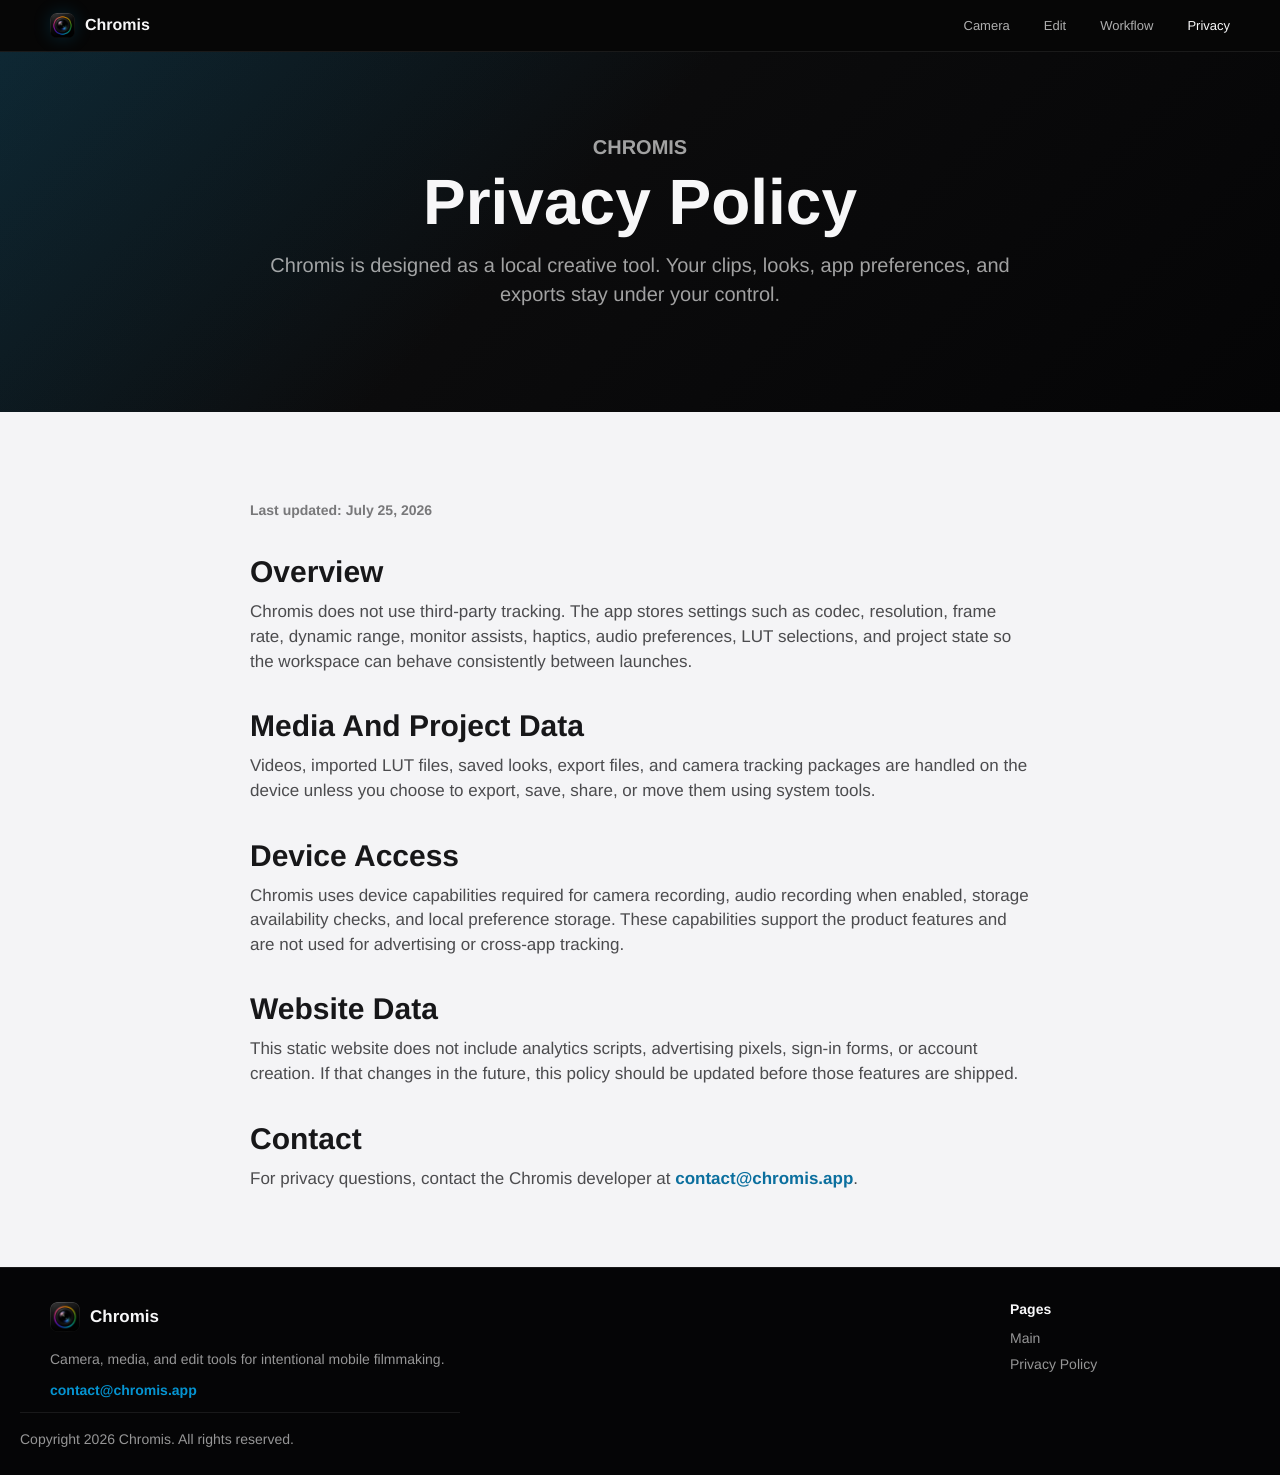
<file: privacy.html>
<!doctype html>
<html lang="en">
  <head>
    <meta charset="utf-8">
    <meta name="viewport" content="width=device-width, initial-scale=1">
    <meta name="description" content="Chromis privacy policy.">
    <title>Privacy Policy - Chromis</title>
    <link rel="icon" href="assets/chromis-icon.png">
    <link rel="apple-touch-icon" href="assets/chromis-icon.png">
    <link rel="stylesheet" href="styles.css">
  </head>
  <body>
    <header class="site-header" data-site-header>
      <nav class="nav-shell" aria-label="Primary">
        <a class="brand-link" href="index.html" aria-label="Chromis home">
          <img src="assets/chromis-icon.png" alt="" class="brand-icon">
          <span>Chromis</span>
        </a>
        <button class="nav-toggle" type="button" aria-expanded="false" aria-controls="site-menu" data-nav-toggle>
          <span></span>
          <span></span>
        </button>
        <div class="nav-menu" id="site-menu" data-nav-menu>
          <a href="index.html#camera">Camera</a>
          <a href="index.html#edit">Edit</a>
          <a href="index.html#workflow">Workflow</a>
          <a href="privacy.html" aria-current="page">Privacy</a>
        </div>
      </nav>
    </header>

    <main>
      <section class="policy-hero section-dark">
        <div class="policy-heading">
          <p class="eyebrow">CHROMIS</p>
          <h1>Privacy Policy</h1>
          <p>Chromis is designed as a local creative tool. Your clips, looks, app preferences, and exports stay under your control.</p>
        </div>
      </section>

      <section class="policy-content section-light">
        <article class="policy-doc">
          <p class="updated">Last updated: July 25, 2026</p>

          <h2>Overview</h2>
          <p>Chromis does not use third-party tracking. The app stores settings such as codec, resolution, frame rate, dynamic range, monitor assists, haptics, audio preferences, LUT selections, and project state so the workspace can behave consistently between launches.</p>

          <h2>Media And Project Data</h2>
          <p>Videos, imported LUT files, saved looks, export files, and camera tracking packages are handled on the device unless you choose to export, save, share, or move them using system tools.</p>

          <h2>Device Access</h2>
          <p>Chromis uses device capabilities required for camera recording, audio recording when enabled, storage availability checks, and local preference storage. These capabilities support the product features and are not used for advertising or cross-app tracking.</p>

          <h2>Website Data</h2>
          <p>This static website does not include analytics scripts, advertising pixels, sign-in forms, or account creation. If that changes in the future, this policy should be updated before those features are shipped.</p>

          <h2>Contact</h2>
          <p>For privacy questions, contact the Chromis developer at <a href="mailto:contact@chromis.app">contact@chromis.app</a>.</p>
        </article>
      </section>
    </main>

    <footer class="site-footer">
      <div class="footer-inner">
        <div>
          <a class="footer-brand" href="index.html">
            <img src="assets/chromis-icon.png" alt="">
            <span>Chromis</span>
          </a>
          <p>Camera, media, and edit tools for intentional mobile filmmaking.</p>
          <a class="footer-email" href="mailto:contact@chromis.app">contact@chromis.app</a>
        </div>
        <nav aria-label="Footer pages">
          <h2>Pages</h2>
          <a href="index.html">Main</a>
          <a href="privacy.html">Privacy Policy</a>
        </nav>
      </div>
      <p class="copyright">Copyright <span data-year></span> Chromis. All rights reserved.</p>
    </footer>

    <script src="script.js"></script>
  </body>
</html>
</file>
<file: styles.css>
:root {
  color-scheme: dark;
  --bg: #050506;
  --bg-soft: #101011;
  --panel: #0e0e10;
  --raised: #1b1b1d;
  --text: #f7f7f8;
  --muted: rgba(255, 255, 255, 0.62);
  --faint: rgba(255, 255, 255, 0.1);
  --cyan: #0594d1;
  --camera-red: #ff2e29;
  --camera-orange: #ff6b33;
  --media-gold: #ffc238;
  --edit-green: #2ed666;
  --edit-teal: #0fad94;
  --lut-blue: #2985ff;
  --workflow-amber: #ffc238;
  --max: 1180px;
  --nav-height: 52px;
  font-family: -apple-system, BlinkMacSystemFont, "SF Pro Display", "SF Pro Text", "Helvetica Neue", Arial, sans-serif;
}

* {
  box-sizing: border-box;
}

html {
  scroll-behavior: smooth;
}

body {
  margin: 0;
  background: var(--bg);
  color: var(--text);
  text-rendering: geometricPrecision;
}

body.menu-open {
  overflow: hidden;
}

a {
  color: inherit;
  text-decoration: none;
}

button {
  font: inherit;
}

img {
  display: block;
  max-width: 100%;
}

.site-header {
  position: sticky;
  top: 0;
  z-index: 50;
  height: var(--nav-height);
  background: rgba(7, 7, 8, 0.72);
  border-bottom: 1px solid rgba(255, 255, 255, 0.08);
  backdrop-filter: blur(22px) saturate(150%);
}

.nav-shell {
  width: min(var(--max), calc(100% - 32px));
  height: 100%;
  margin: 0 auto;
  display: flex;
  align-items: center;
  justify-content: space-between;
  gap: 24px;
}

.brand-link,
.footer-brand {
  display: inline-flex;
  align-items: center;
  gap: 10px;
  font-weight: 700;
}

.brand-icon {
  width: 25px;
  height: 25px;
  border-radius: 7px;
  box-shadow: 0 0 18px rgba(5, 148, 209, 0.2);
}

.nav-menu {
  display: flex;
  align-items: center;
  gap: 34px;
  color: rgba(255, 255, 255, 0.68);
  font-size: 13px;
}

.nav-menu a {
  transition: color 180ms ease;
}

.nav-menu a:hover,
.nav-menu a[aria-current="page"] {
  color: var(--text);
}

.nav-toggle {
  display: none;
  width: 38px;
  height: 38px;
  padding: 0;
  border: 0;
  border-radius: 999px;
  background: rgba(255, 255, 255, 0.07);
  color: var(--text);
}

.nav-toggle span {
  display: block;
  width: 15px;
  height: 1px;
  margin: 5px auto;
  background: currentColor;
}

.section-black,
.section-app {
  position: relative;
  overflow: hidden;
  background: #050506;
}

.section-app {
  background:
    linear-gradient(135deg, rgba(255, 255, 255, 0.035), transparent 42%),
    linear-gradient(135deg, #101011 0%, #050506 78%);
}

.hero {
  position: relative;
  min-height: min(820px, calc(100svh - var(--nav-height)));
  overflow: hidden;
  display: grid;
  grid-template-columns: minmax(0, 1fr);
  align-items: center;
  padding: 58px max(24px, calc((100vw - var(--max)) / 2)) 52px;
  isolation: isolate;
}

.hero-media,
.hero-vignette,
.tracking-media,
.final-image {
  position: absolute;
  inset: 0;
}

.hero-media img,
.tracking-media img,
.final-image img {
  width: 100%;
  height: 100%;
  object-fit: cover;
}

.hero-media img {
  transform-origin: 50% 42%;
}

.hero-vignette {
  z-index: -1;
  background:
    linear-gradient(90deg, rgba(5, 5, 6, 0.82) 0%, rgba(5, 5, 6, 0.48) 43%, rgba(5, 5, 6, 0.04) 100%),
    linear-gradient(0deg, rgba(5, 5, 6, 0.74) 0%, transparent 46%, rgba(5, 5, 6, 0.24) 100%);
}

.hero-media {
  z-index: -2;
}

.hero-content {
  width: min(560px, 100%);
  z-index: 2;
}

.eyebrow {
  margin: 0 0 10px;
  color: rgba(255, 255, 255, 0.64);
  font-size: 12px;
  font-weight: 800;
  letter-spacing: 0;
  text-transform: uppercase;
}

.accent-camera {
  color: var(--camera-red);
}

.accent-media {
  color: var(--media-gold);
}

.accent-edit {
  color: var(--edit-green);
}

.accent-luts {
  color: var(--lut-blue);
}

.accent-workflow {
  color: var(--workflow-amber);
}

h1,
h2,
h3,
p {
  overflow-wrap: break-word;
}

h1 {
  margin: 0;
  font-size: 96px;
  line-height: 0.92;
  letter-spacing: 0;
}

h2 {
  margin: 0;
  font-size: 58px;
  line-height: 1;
  letter-spacing: 0;
}

h3 {
  margin: 0;
  font-size: 22px;
  letter-spacing: 0;
}

p {
  line-height: 1.45;
}

.hero-line {
  margin: 18px 0 0;
  color: white;
  font-size: 34px;
  font-weight: 800;
  line-height: 1.05;
  min-height: 1.05em;
}

.type-cursor {
  display: inline-block;
  width: 3px;
  height: 0.86em;
  margin-left: 5px;
  transform: translateY(0.08em);
  border-radius: 999px;
  background: currentColor;
  animation: cursor-blink 900ms steps(2, start) infinite;
}

@keyframes cursor-blink {
  0%,
  44% {
    opacity: 1;
  }

  45%,
  100% {
    opacity: 0;
  }
}

.hero-subtitle {
  max-width: 540px;
  margin: 16px 0 0;
  color: rgba(255, 255, 255, 0.76);
  font-size: 22px;
  line-height: 1.26;
}

.hero-actions {
  display: flex;
  justify-content: flex-start;
  flex-wrap: wrap;
  gap: 12px;
  margin-top: 28px;
}

.button {
  position: relative;
  display: inline-flex;
  align-items: center;
  justify-content: center;
  min-height: 43px;
  padding: 0 21px;
  border-radius: 999px;
  font-size: 15px;
  font-weight: 700;
}

.button-primary {
  color: white;
  overflow: hidden;
  isolation: isolate;
  box-shadow: 0 10px 26px rgba(0, 0, 0, 0.28), 0 0 20px rgba(20, 209, 242, 0.08);
  transition: transform 0.36s cubic-bezier(0.22, 1, 0.36, 1), box-shadow 0.36s ease;
}

/* Inner fill: leaves the rotating ring visible as a 1.5px rainbow border. */
.button-primary::after {
  content: "";
  position: absolute;
  z-index: 1;
  inset: 1.5px;
  border-radius: inherit;
  background: #101012;
}

/* Rotated layer stays the size of the button, so its centre is the pill's
   centre. The gradient itself lives on the oversized child below. */
.button-ring {
  position: absolute;
  z-index: 0;
  inset: 0;
  transition: filter 0.36s ease;
}

/* Square big enough that rotating it never uncovers a corner of the pill,
   centred on the pill so all 360deg of the rainbow ring the border at once. */
.button-ring::before {
  content: "";
  position: absolute;
  left: 50%;
  top: 50%;
  width: max(210%, 190px);
  aspect-ratio: 1;
  transform: translate(-50%, -50%);
  background: conic-gradient(from 215deg, #7a32ff, #1594ff, #10d2c8, #2ed666, #ffc238, #ff6b33, #eb2f8d, #7a32ff);
}

.button-label {
  position: relative;
  z-index: 2;
}

.button-primary:hover,
.button-primary:focus-visible {
  transform: translateY(-1px);
  box-shadow: 0 14px 34px rgba(0, 0, 0, 0.34), 0 0 30px rgba(20, 209, 242, 0.18);
}

.button-primary:hover .button-ring,
.button-primary:focus-visible .button-ring {
  filter: saturate(1.18) brightness(1.14);
  will-change: transform;
}

.button-primary:active {
  transform: translateY(0);
}

.button-ghost {
  color: rgba(255, 255, 255, 0.86);
  background: rgba(255, 255, 255, 0.08);
  border: 1px solid rgba(255, 255, 255, 0.13);
  transition: transform 0.36s cubic-bezier(0.22, 1, 0.36, 1), background 0.28s ease, border-color 0.28s ease;
}

.button-ghost:hover,
.button-ghost:focus-visible {
  transform: translateY(-1px);
  background: rgba(255, 255, 255, 0.13);
  border-color: rgba(255, 255, 255, 0.24);
}

.button-ghost:active {
  transform: translateY(0);
}

.phone-frame {
  position: relative;
  aspect-ratio: 880 / 1788;
  padding: 7px;
  border-radius: 46px;
  background: linear-gradient(145deg, #343438, #050506 52%, #232327);
  border: 1px solid rgba(255, 255, 255, 0.16);
  box-shadow: 0 34px 88px rgba(0, 0, 0, 0.58), inset 0 0 0 1px rgba(255, 255, 255, 0.04);
  overflow: hidden;
}

.phone-frame img {
  width: 100%;
  height: 100%;
  border-radius: 38px;
  object-fit: cover;
}

.grade-section,
.workflow-section {
  padding: 64px 20px;
}

.section-copy,
.grade-copy,
.workflow-heading,
.capture-copy {
  width: min(var(--max), 100%);
  margin: 0 auto;
  text-align: center;
}

.section-copy,
.grade-copy,
.workflow-heading,
.capture-copy {
  max-width: 760px;
}

.section-copy p:not(.eyebrow),
.grade-copy p:not(.eyebrow),
.capture-copy p:not(.eyebrow),
.workflow-heading p:not(.eyebrow),
.workflow-grid p,
.final-copy p:not(.eyebrow),
.policy-heading p {
  color: var(--muted);
  font-size: 20px;
}

.capture-section {
  padding: 54px 20px 62px;
}

.capture-stage {
  position: relative;
  width: min(980px, 100%);
  margin: 28px auto 0;
}

.capture-annotated {
  position: relative;
  padding: 54px 112px 68px;
}

.capture-frame {
  position: relative;
  margin: 0;
  padding: 7px;
  overflow: hidden;
  border-radius: 26px;
  aspect-ratio: 1794 / 877;
  background: linear-gradient(145deg, #343438, #050506 52%, #232327);
  border: 1px solid rgba(255, 255, 255, 0.16);
  box-shadow: 0 34px 88px rgba(0, 0, 0, 0.5), inset 0 0 0 1px rgba(255, 255, 255, 0.04);
}

.capture-frame::after {
  content: "";
  position: absolute;
  inset: 0;
  border: 1px solid rgba(255, 255, 255, 0.05);
  border-radius: inherit;
  pointer-events: none;
}

.capture-frame img {
  width: 100%;
  height: 100%;
  border-radius: 18px;
  object-fit: cover;
}

.capture-callout {
  position: absolute;
  display: flex;
  align-items: center;
  left: var(--x);
  top: var(--y);
  color: rgba(255, 255, 255, 0.82);
  font-size: 13px;
  font-weight: 800;
  white-space: nowrap;
  pointer-events: none;
}

.callout-pin {
  width: 9px;
  height: 9px;
  border-radius: 999px;
  background: var(--camera-red);
  box-shadow: 0 0 0 4px rgba(255, 46, 41, 0.18), 0 0 18px rgba(255, 46, 41, 0.45);
}

.callout-line {
  height: 1px;
  width: var(--line, 84px);
  background: linear-gradient(90deg, rgba(255, 46, 41, 0.9), rgba(255, 255, 255, 0.34));
}

.callout-label {
  padding: 6px 9px;
  border-radius: 999px;
  background: rgba(5, 5, 6, 0.72);
  border: 1px solid rgba(255, 255, 255, 0.09);
  backdrop-filter: blur(14px);
}

.motion-ready .capture-stage .callout-pin,
.motion-ready .capture-stage .callout-line,
.motion-ready .capture-stage .callout-label {
  opacity: 0;
}

.motion-ready .capture-stage .callout-pin {
  transform: scale(0.64);
}

.motion-ready .capture-stage .callout-line {
  transform: scaleX(0);
  transform-origin: left center;
}

.motion-ready .capture-stage .callout-label {
  transform: translateX(-6px);
}

.motion-ready .capture-stage .callout-left .callout-line {
  transform-origin: right center;
}

.motion-ready .capture-stage .callout-left .callout-label,
.motion-ready .capture-stage .callout-bottom .callout-label,
.motion-ready .capture-stage .callout-top .callout-label {
  transform: translateY(6px);
}

.motion-ready .capture-stage .callout-top .callout-label {
  transform: translateY(-6px);
}

.motion-ready .capture-stage .callout-top .callout-line,
.motion-ready .capture-stage .callout-bottom .callout-line {
  transform: scaleY(0);
}

.motion-ready .capture-stage .callout-top .callout-line {
  transform-origin: bottom center;
}

.motion-ready .capture-stage .callout-bottom .callout-line {
  transform-origin: top center;
}

.motion-ready .capture-stage.is-visible .callout-pin {
  animation: calloutPinIn 620ms cubic-bezier(0.2, 0.8, 0.2, 1) forwards;
}

.motion-ready .capture-stage.is-visible .callout-line {
  animation: calloutLineIn 760ms cubic-bezier(0.2, 0.8, 0.2, 1) forwards;
}

.motion-ready .capture-stage.is-visible .callout-top .callout-line,
.motion-ready .capture-stage.is-visible .callout-bottom .callout-line {
  animation-name: calloutLineInVertical;
}

.motion-ready .capture-stage.is-visible .callout-label {
  animation: calloutLabelIn 580ms ease forwards;
}

.motion-ready .capture-stage.is-visible .capture-callout {
  --callout-delay: 0ms;
}

.motion-ready .capture-stage.is-visible .capture-callout:nth-of-type(2) {
  --callout-delay: 90ms;
}

.motion-ready .capture-stage.is-visible .capture-callout:nth-of-type(3) {
  --callout-delay: 180ms;
}

.motion-ready .capture-stage.is-visible .capture-callout:nth-of-type(4) {
  --callout-delay: 270ms;
}

.motion-ready .capture-stage.is-visible .capture-callout:nth-of-type(5) {
  --callout-delay: 360ms;
}

.motion-ready .capture-stage.is-visible .callout-pin {
  animation-delay: var(--callout-delay);
}

.motion-ready .capture-stage.is-visible .callout-line {
  animation-delay: calc(var(--callout-delay) + 130ms);
}

.motion-ready .capture-stage.is-visible .callout-label {
  animation-delay: calc(var(--callout-delay) + 410ms);
}

.callout-left {
  flex-direction: row-reverse;
}

.callout-left .callout-line {
  background: linear-gradient(90deg, rgba(255, 255, 255, 0.34), rgba(255, 46, 41, 0.9));
}

.callout-top,
.callout-bottom {
  transform: translateX(-50%);
}

.callout-top {
  flex-direction: column-reverse;
}

.callout-bottom {
  flex-direction: column;
}

.callout-top .callout-line,
.callout-bottom .callout-line {
  width: 1px;
  height: var(--line, 56px);
  background: linear-gradient(180deg, rgba(255, 255, 255, 0.34), rgba(255, 46, 41, 0.9));
}

.callout-bottom .callout-line {
  background: linear-gradient(180deg, rgba(255, 46, 41, 0.9), rgba(255, 255, 255, 0.34));
}

.workflow-grid article {
  min-height: 74px;
  display: flex;
  align-items: center;
  border-radius: 8px;
  background: rgba(255, 255, 255, 0.055);
  border: 1px solid rgba(255, 255, 255, 0.08);
}

.grade-section {
  background:
    linear-gradient(180deg, #050506 0%, #0c0c0e 42%, #050506 100%);
}

.grade-showcase {
  width: min(1120px, 100%);
  margin: 40px auto 0;
  display: grid;
  grid-template-columns: minmax(0, 1fr) 310px;
  align-items: stretch;
  gap: 14px;
}

.grade-stage,
.vectorscope-card {
  padding: 8px;
  border-radius: 8px;
  background: linear-gradient(145deg, #303036, #070708 48%, #242428);
  border: 1px solid rgba(255, 255, 255, 0.13);
  box-shadow: 0 30px 80px rgba(0, 0, 0, 0.52);
}

.grade-stage img {
  width: 100%;
  height: 100%;
  border-radius: 4px;
  object-fit: cover;
}

.vectorscope-card {
  position: relative;
  min-height: 0;
  display: grid;
  grid-template-rows: auto 1fr;
  padding: 14px;
  overflow: hidden;
  background:
    linear-gradient(145deg, rgba(48, 48, 54, 0.76), rgba(7, 7, 8, 0.98) 50%, rgba(36, 36, 40, 0.8)),
    #050506;
}

.scope-tabs {
  position: relative;
  z-index: 2;
  display: grid;
  grid-template-columns: repeat(3, minmax(0, 1fr));
  gap: 7px;
  padding: 0;
  border-radius: 10px;
  background: transparent;
}

.scope-tabs button {
  min-height: 42px;
  padding: 0 8px;
  border: 0;
  border-radius: 9px;
  color: rgba(255, 255, 255, 0.58);
  background: rgba(0, 0, 0, 0.5);
  font-size: 10px;
  font-weight: 850;
  letter-spacing: 0;
  white-space: nowrap;
  cursor: pointer;
  transition: background 160ms ease, color 160ms ease, transform 160ms ease;
}

.scope-tabs button:hover {
  color: rgba(255, 255, 255, 0.84);
  background: rgba(255, 255, 255, 0.07);
}

.scope-tabs button.active {
  color: white;
  background: var(--edit-green);
  box-shadow: 0 14px 28px rgba(46, 214, 102, 0.18);
}

.scope-field {
  position: relative;
  min-height: 230px;
  margin-top: 10px;
  overflow: hidden;
  border-radius: 16px;
  background:
    linear-gradient(rgba(255, 255, 255, 0.05) 1px, transparent 1px) 0 33.33% / 100% 33.33%,
    #020203;
}

.scope-field::before,
.scope-field::after {
  content: "";
  position: absolute;
  pointer-events: none;
}

.scope-field::before {
  content: "VECTORSCOPE";
  z-index: 3;
  left: 14px;
  top: 14px;
  color: rgba(255, 255, 255, 0.42);
  font-size: 12px;
  font-weight: 900;
  letter-spacing: 0;
}

.vectorscope-card.is-waveform .scope-field::before {
  content: "WAVEFORM";
}

.vectorscope-card.is-histogram .scope-field::before {
  content: "HISTOGRAM";
}

.scope-field::after {
  inset: 0;
}

.vectorscope-card.is-waveform .scope-field {
  background:
    linear-gradient(90deg, transparent 0 33.1%, rgba(255, 255, 255, 0.11) 33.1% 33.45%, transparent 33.45% 66.55%, rgba(255, 255, 255, 0.11) 66.55% 66.9%, transparent 66.9%),
    linear-gradient(rgba(255, 255, 255, 0.045) 1px, transparent 1px) 0 25% / 100% 25%,
    #020203;
}

.vectorscope-card.is-histogram .scope-field {
  background:
    linear-gradient(rgba(255, 255, 255, 0.05) 1px, transparent 1px) 0 25% / 100% 25%,
    #020203;
}

.scope-circle {
  position: absolute;
  left: 50%;
  top: 52%;
  width: min(230px, 82%);
  aspect-ratio: 1;
  transform: translate(-50%, -50%);
  border: 2px solid rgba(255, 255, 255, 0.12);
  border-radius: 999px;
}

.scope-trace {
  position: absolute;
  left: 50%;
  top: 51%;
  width: 22px;
  height: 142px;
  transform: translate(-50%, -50%) rotate(-30deg);
  border-radius: 999px;
  background:
    radial-gradient(circle at 48% 12%, rgba(255, 255, 255, 0.95) 0 12%, transparent 17%),
    radial-gradient(ellipse at 50% 43%, rgba(255, 255, 255, 0.96) 0 24%, rgba(255, 255, 255, 0.36) 35%, transparent 62%),
    radial-gradient(ellipse at 50% 78%, rgba(255, 255, 255, 0.82) 0 18%, rgba(255, 255, 255, 0.24) 31%, transparent 60%);
  filter: blur(0.4px);
  box-shadow:
    -10px 8px 10px rgba(255, 255, 255, 0.2),
    8px -12px 10px rgba(255, 255, 255, 0.15),
    16px 36px 12px rgba(255, 255, 255, 0.13);
}

.scope-trace::before,
.scope-trace::after {
  content: "";
  position: absolute;
  border-radius: 999px;
  background: rgba(255, 255, 255, 0.28);
  filter: blur(1px);
}

.scope-trace::before {
  left: -13px;
  top: 18px;
  width: 30px;
  height: 80px;
}

.scope-trace::after {
  right: -12px;
  bottom: 8px;
  width: 20px;
  height: 50px;
}

.waveform-trace,
.histogram-bars {
  display: none;
}

.vectorscope-card.is-waveform .scope-circle,
.vectorscope-card.is-waveform .scope-trace,
.vectorscope-card.is-histogram .scope-circle,
.vectorscope-card.is-histogram .scope-trace {
  display: none;
}

.vectorscope-card.is-waveform .waveform-trace {
  position: absolute;
  inset: 20% 2% 12%;
  display: grid;
  grid-template-columns: repeat(3, minmax(0, 1fr));
  overflow: hidden;
}

.vectorscope-card.is-waveform .waveform-trace i {
  position: relative;
  display: block;
  overflow: hidden;
  font-style: normal;
}

.vectorscope-card.is-waveform .waveform-trace i::before {
  content: "";
  position: absolute;
  inset: 4% 4% 14%;
  opacity: 0.88;
  filter: blur(0.25px);
  -webkit-mask-image: linear-gradient(to bottom, transparent, #000 8% 88%, transparent);
  mask-image: linear-gradient(to bottom, transparent, #000 8% 88%, transparent);
}

.vectorscope-card.is-waveform .waveform-trace i::after {
  position: absolute;
  left: 50%;
  bottom: 2px;
  transform: translateX(-50%);
  color: rgba(255, 255, 255, 0.36);
  font-size: 10px;
  font-weight: 900;
}

.vectorscope-card.is-waveform .wave-red::before {
  background:
    radial-gradient(ellipse at 52% 42%, rgba(255, 62, 66, 0.4) 0 22%, transparent 44%),
    radial-gradient(circle at 12% 34%, rgba(255, 62, 66, 0.78) 0 1px, transparent 1.7px),
    radial-gradient(circle at 28% 58%, rgba(255, 62, 66, 0.56) 0 1px, transparent 1.8px),
    radial-gradient(circle at 58% 48%, rgba(255, 62, 66, 0.68) 0 1px, transparent 1.7px),
    radial-gradient(circle at 82% 70%, rgba(255, 62, 66, 0.48) 0 1px, transparent 1.8px);
  background-size: auto, 15px 17px, 21px 19px, 18px 14px, 23px 21px;
}

.vectorscope-card.is-waveform .wave-green::before {
  background:
    radial-gradient(ellipse at 48% 36%, rgba(48, 210, 92, 0.42) 0 24%, transparent 46%),
    radial-gradient(circle at 16% 38%, rgba(48, 210, 92, 0.8) 0 1px, transparent 1.7px),
    radial-gradient(circle at 36% 62%, rgba(48, 210, 92, 0.56) 0 1px, transparent 1.8px),
    radial-gradient(circle at 64% 45%, rgba(48, 210, 92, 0.72) 0 1px, transparent 1.7px),
    radial-gradient(circle at 86% 30%, rgba(48, 210, 92, 0.5) 0 1px, transparent 1.8px);
  background-size: auto, 16px 15px, 22px 20px, 17px 21px, 24px 18px;
}

.vectorscope-card.is-waveform .wave-blue::before {
  background:
    radial-gradient(ellipse at 48% 27%, rgba(68, 132, 255, 0.36) 0 22%, transparent 44%),
    radial-gradient(ellipse at 52% 70%, rgba(68, 132, 255, 0.34) 0 20%, transparent 42%),
    radial-gradient(circle at 14% 28%, rgba(68, 132, 255, 0.72) 0 1px, transparent 1.7px),
    radial-gradient(circle at 44% 70%, rgba(68, 132, 255, 0.58) 0 1px, transparent 1.8px),
    radial-gradient(circle at 78% 48%, rgba(68, 132, 255, 0.68) 0 1px, transparent 1.7px);
  background-size: auto, auto, 16px 15px, 21px 19px, 18px 16px;
}

.vectorscope-card.is-waveform .wave-red::after {
  content: "R";
}

.vectorscope-card.is-waveform .wave-green::after {
  content: "G";
}

.vectorscope-card.is-waveform .wave-blue::after {
  content: "B";
}

.vectorscope-card.is-histogram .histogram-bars {
  position: absolute;
  inset: 20% 4% 11%;
  display: block;
  background: none;
}

.vectorscope-card.is-histogram .histogram-line {
  position: absolute;
  inset: 0;
  display: block;
  opacity: 0.82;
  filter: drop-shadow(0 0 3px currentColor);
}

.vectorscope-card.is-histogram .histogram-line::before {
  content: "";
  position: absolute;
  inset: 0;
  background: currentColor;
}

.vectorscope-card.is-histogram .histogram-red {
  color: rgb(255, 74, 74);
}

.vectorscope-card.is-histogram .histogram-red::before {
  clip-path: polygon(0 42%, 4% 58%, 8% 60%, 12% 36%, 16% 40%, 20% 18%, 24% 46%, 28% 22%, 32% 40%, 36% 44%, 40% 24%, 46% 55%, 52% 70%, 58% 78%, 64% 84%, 72% 96%, 100% 100%, 100% 98%, 72% 94%, 64% 81%, 58% 75%, 52% 67%, 46% 52%, 40% 21%, 36% 41%, 32% 37%, 28% 19%, 24% 43%, 20% 15%, 16% 37%, 12% 33%, 8% 57%, 4% 55%, 0 39%);
}

.vectorscope-card.is-histogram .histogram-green {
  color: rgb(48, 210, 92);
}

.vectorscope-card.is-histogram .histogram-green::before {
  clip-path: polygon(0 96%, 8% 82%, 14% 26%, 20% 4%, 28% 40%, 36% 96%, 44% 58%, 50% 6%, 56% 24%, 62% 42%, 68% 12%, 74% 36%, 82% 90%, 92% 100%, 100% 100%, 100% 98%, 92% 98%, 82% 87%, 74% 33%, 68% 9%, 62% 39%, 56% 21%, 50% 3%, 44% 55%, 36% 94%, 28% 37%, 20% 1%, 14% 23%, 8% 79%, 0 93%);
}

.vectorscope-card.is-histogram .histogram-blue {
  color: rgb(64, 142, 255);
}

.vectorscope-card.is-histogram .histogram-blue::before {
  clip-path: polygon(0 100%, 6% 22%, 12% 28%, 18% 88%, 26% 95%, 36% 82%, 42% 66%, 48% 76%, 56% 96%, 64% 100%, 70% 20%, 76% 70%, 84% 92%, 100% 100%, 100% 98%, 84% 89%, 76% 67%, 70% 17%, 64% 98%, 56% 94%, 48% 73%, 42% 63%, 36% 79%, 26% 93%, 18% 85%, 12% 25%, 6% 19%, 0 98%);
}

.mobile-grade {
  display: none;
}

.tracking-section {
  position: relative;
  min-height: 500px;
  display: grid;
  place-items: center;
  overflow: hidden;
  padding: 76px 20px;
  isolation: isolate;
}

.tracking-section::after {
  content: "";
  position: absolute;
  inset: 0;
  z-index: -1;
  background:
    linear-gradient(90deg, rgba(5, 5, 6, 0.72), rgba(5, 5, 6, 0.12)),
    linear-gradient(0deg, rgba(5, 5, 6, 0.76), rgba(5, 5, 6, 0.1) 54%, rgba(5, 5, 6, 0.44));
}

.tracking-media {
  z-index: -2;
}

.tracking-overlay {
  position: absolute;
  inset: 0;
  pointer-events: none;
}

.tracking-overlay i {
  position: absolute;
  left: var(--x);
  top: var(--y);
  width: 18px;
  height: 18px;
  border: 1px solid rgba(41, 133, 255, 0.95);
  border-radius: 999px;
  box-shadow: 0 0 18px rgba(41, 133, 255, 0.38);
  animation: trackingPulse 2.8s ease-in-out infinite;
  animation-delay: var(--delay);
}

.tracking-overlay i::before,
.tracking-overlay i::after {
  content: "";
  position: absolute;
  background: rgba(41, 133, 255, 0.72);
}

.tracking-overlay i::before {
  left: 50%;
  top: -14px;
  width: 1px;
  height: 46px;
}

.tracking-overlay i::after {
  left: -14px;
  top: 50%;
  width: 46px;
  height: 1px;
}

.tracking-copy {
  width: min(var(--max), 100%);
  margin: 0 auto;
}

.tracking-copy h2 {
  max-width: 650px;
}

.tracking-copy p:not(.eyebrow) {
  max-width: 520px;
  color: rgba(255, 255, 255, 0.76);
  font-size: 22px;
}

.workflow-grid {
  width: min(var(--max), 100%);
  margin: 44px auto 0;
  display: grid;
  grid-template-columns: repeat(4, minmax(0, 1fr));
  gap: 32px;
}

.workflow-grid article {
  position: relative;
  min-height: 0;
  align-items: center;
  flex-direction: column;
  justify-content: flex-start;
  padding: 0;
  text-align: center;
  background: transparent;
  border: 0;
}

.workflow-step:not(:last-child)::after {
  content: "";
  position: absolute;
  top: 43px;
  right: -26px;
  width: 9px;
  height: 9px;
  border-top: 1.5px solid rgba(255, 194, 56, 0.62);
  border-right: 1.5px solid rgba(255, 194, 56, 0.62);
  transform: rotate(45deg);
}

.workflow-step:not(:last-child)::before {
  content: "";
  position: absolute;
  top: 47px;
  right: -23px;
  width: 20px;
  height: 1.5px;
  border-radius: 999px;
  background: linear-gradient(90deg, rgba(255, 194, 56, 0.18), rgba(255, 194, 56, 0.5));
}

.motion-ready .workflow-grid .workflow-step:not(:last-child)::before,
.motion-ready .workflow-grid .workflow-step:not(:last-child)::after {
  opacity: 0.34;
}

.motion-ready .workflow-grid.is-visible .workflow-step:not(:last-child)::before {
  animation: workflowSweep 7s linear infinite;
}

.motion-ready .workflow-grid.is-visible .workflow-step:not(:last-child)::after {
  animation: workflowArrowGlow 7s linear infinite;
}

.motion-ready .workflow-grid.is-visible .workflow-step:nth-child(2)::before,
.motion-ready .workflow-grid.is-visible .workflow-step:nth-child(2)::after {
  animation-delay: 2s;
}

.motion-ready .workflow-grid.is-visible .workflow-step:nth-child(3)::before,
.motion-ready .workflow-grid.is-visible .workflow-step:nth-child(3)::after {
  animation-delay: 4s;
}

.workflow-icon {
  position: relative;
  width: 96px;
  height: 96px;
  display: grid;
  place-items: center;
  margin-bottom: 22px;
  border-radius: 24px;
  background:
    linear-gradient(160deg, rgba(255, 255, 255, 0.085), rgba(255, 255, 255, 0.012) 54%),
    rgba(255, 255, 255, 0.028);
  border: 1px solid rgba(255, 255, 255, 0.09);
  box-shadow: 0 18px 38px rgba(0, 0, 0, 0.32);
  transition: transform 0.4s cubic-bezier(0.22, 1, 0.36, 1), border-color 0.4s ease;
}

/* Warm pool of light behind the glyph, tight enough to stay off the tile edge. */
.workflow-icon::before {
  content: "";
  position: absolute;
  inset: 1px;
  border-radius: inherit;
  background: radial-gradient(circle at 50% 44%, rgba(255, 194, 56, 0.1), transparent 56%);
}

.workflow-step:hover .workflow-icon {
  transform: translateY(-3px);
  border-color: rgba(255, 194, 56, 0.28);
}

.workflow-glyph {
  position: relative;
  width: 44px;
  height: 44px;
  fill: none;
  stroke: rgba(255, 255, 255, 0.9);
  stroke-width: 1.6;
  stroke-linecap: round;
  stroke-linejoin: round;
}

.workflow-glyph .glyph-accent {
  stroke: var(--workflow-amber);
}

.workflow-glyph .glyph-behind {
  stroke: rgba(255, 255, 255, 0.34);
}

.workflow-glyph .glyph-dot {
  fill: rgba(255, 255, 255, 0.9);
  stroke: none;
}

/* Six abutting arcs read as one continuous colour wheel. */
.workflow-glyph .glyph-wheel path {
  stroke-width: 2.4;
  stroke-linecap: butt;
}

.workflow-number {
  color: var(--workflow-amber);
  font-size: 13px;
  font-weight: 900;
  font-variant-numeric: tabular-nums;
}

.workflow-grid h3 {
  margin-top: 12px;
}

.workflow-grid p {
  max-width: 220px;
  margin: 12px auto 0;
  font-size: 16px;
}

.final-section {
  min-height: 420px;
  display: grid;
  place-items: center;
  padding: 74px 20px;
  isolation: isolate;
}

.final-section::after {
  content: "";
  position: absolute;
  inset: 0;
  z-index: -1;
  background:
    linear-gradient(0deg, rgba(5, 5, 6, 0.89), rgba(5, 5, 6, 0.37)),
    linear-gradient(90deg, rgba(5, 5, 6, 0.66), rgba(5, 5, 6, 0.27));
}

.final-image {
  z-index: -2;
}

.final-image img {
  --final-parallax: 0px;
  height: calc(100% + 48px);
  margin-top: -24px;
  transform: translate3d(0, var(--final-parallax), 0) scale(1.04);
  will-change: transform;
}

.final-copy {
  width: min(680px, 100%);
  text-align: center;
}

.final-icon {
  width: 76px;
  height: 76px;
  margin: 0 auto 20px;
  border-radius: 22%;
  box-shadow: 0 20px 52px rgba(5, 148, 209, 0.22);
}

.final-copy p:not(.eyebrow) {
  max-width: 500px;
  margin: 16px auto 0;
}

.site-footer {
  padding: 34px 20px 26px;
  background: #050506;
  color: rgba(255, 255, 255, 0.58);
  border-top: 1px solid rgba(255, 255, 255, 0.08);
}

.footer-inner {
  width: min(var(--max), 100%);
  margin: 0 auto;
  display: grid;
  grid-template-columns: minmax(0, 1fr) 220px;
  gap: 32px;
}

.footer-brand {
  color: #f7f7f8;
  font-size: 17px;
}

.footer-brand img {
  width: 30px;
  height: 30px;
  border-radius: 22%;
}

.site-footer p {
  max-width: 440px;
  margin: 12px 0 0;
  font-size: 14px;
}

.footer-email {
  display: inline-flex;
  margin-top: 12px;
  color: var(--cyan);
  font-size: 14px;
  font-weight: 700;
}

.site-footer nav {
  display: grid;
  gap: 10px;
  align-content: start;
}

.site-footer nav h2 {
  margin: 0 0 4px;
  color: #f7f7f8;
  font-size: 14px;
}

.site-footer nav a {
  font-size: 14px;
}

.copyright {
  width: min(var(--max), 100%);
  margin: 22px auto 0;
  padding-top: 16px;
  border-top: 1px solid rgba(255, 255, 255, 0.08);
}

.policy-hero {
  min-height: 360px;
  display: grid;
  place-items: center;
  padding: 76px 20px;
  background:
    linear-gradient(135deg, rgba(5, 148, 209, 0.18), transparent 44%),
    linear-gradient(135deg, #101011, #050506);
}

.policy-content {
  padding: 76px 20px;
  background: #f4f4f6;
  color: #171719;
}

.policy-heading {
  width: min(760px, 100%);
  margin: 0 auto;
  text-align: center;
}

.policy-heading h1 {
  font-size: 64px;
}

.policy-doc {
  width: min(780px, 100%);
  margin: 0 auto;
  color: rgba(23, 23, 25, 0.76);
}

.policy-doc .updated {
  color: rgba(23, 23, 25, 0.56);
  font-size: 14px;
  font-weight: 700;
}

.policy-doc h2 {
  margin: 38px 0 0;
  color: #171719;
  font-size: 30px;
}

.policy-doc p {
  margin: 12px 0 0;
  font-size: 17px;
}

.policy-doc a {
  color: #0b6f9e;
  font-weight: 700;
}

@keyframes trackingPulse {
  0%,
  100% {
    opacity: 0.72;
    transform: scale(0.92);
  }
  50% {
    opacity: 1;
    transform: scale(1.08);
  }
}

@keyframes calloutPinIn {
  0% {
    opacity: 0;
    transform: scale(0.64);
  }

  70% {
    opacity: 1;
    transform: scale(1.18);
  }

  100% {
    opacity: 1;
    transform: scale(1);
  }
}

@keyframes calloutLineIn {
  0% {
    opacity: 0;
    transform: scaleX(0);
  }

  100% {
    opacity: 1;
    transform: scaleX(1);
  }
}

@keyframes calloutLineInVertical {
  0% {
    opacity: 0;
    transform: scaleY(0);
  }

  100% {
    opacity: 1;
    transform: scaleY(1);
  }
}

@keyframes calloutLabelIn {
  0% {
    opacity: 0;
  }

  100% {
    opacity: 1;
    transform: translate(0, 0);
  }
}

@keyframes workflowSweep {
  0% {
    opacity: 0.34;
    filter: drop-shadow(0 0 0 rgba(255, 194, 56, 0));
  }

  6% {
    opacity: 1;
    filter: drop-shadow(0 0 10px rgba(255, 194, 56, 0.34));
  }

  15% {
    opacity: 0.58;
    filter: drop-shadow(0 0 0 rgba(255, 194, 56, 0));
  }

  16%,
  100% {
    opacity: 0.34;
    filter: drop-shadow(0 0 0 rgba(255, 194, 56, 0));
  }
}

@keyframes workflowArrowGlow {
  0% {
    opacity: 0.34;
    filter: drop-shadow(0 0 0 rgba(255, 194, 56, 0));
  }

  6% {
    opacity: 1;
    filter: drop-shadow(0 0 10px rgba(255, 194, 56, 0.34));
  }

  15% {
    opacity: 0.58;
    filter: drop-shadow(0 0 0 rgba(255, 194, 56, 0));
  }

  16%,
  100% {
    opacity: 0.34;
    filter: drop-shadow(0 0 0 rgba(255, 194, 56, 0));
  }
}

@media (prefers-reduced-motion: reduce) {
  html {
    scroll-behavior: auto;
  }

  *,
  *::before,
  *::after {
    animation-duration: 1ms !important;
    animation-iteration-count: 1 !important;
    scroll-behavior: auto !important;
    transition-duration: 1ms !important;
  }

  [data-reveal] {
    opacity: 1;
    transform: none;
  }

  .type-cursor {
    display: none;
  }

  .final-image img {
    height: 100%;
    margin-top: 0;
    transform: none;
  }
}

@media (max-width: 980px) {
  .hero {
    grid-template-columns: 1fr;
    align-items: end;
    min-height: auto;
    padding-top: 72px;
  }

  .hero-vignette {
    background:
      linear-gradient(0deg, rgba(5, 5, 6, 0.84) 0%, rgba(5, 5, 6, 0.5) 58%, rgba(5, 5, 6, 0.22) 100%),
      linear-gradient(90deg, rgba(5, 5, 6, 0.7), rgba(5, 5, 6, 0.08));
  }

  .workflow-grid {
    grid-template-columns: repeat(2, minmax(0, 1fr));
    row-gap: 42px;
  }

  .grade-showcase {
    grid-template-columns: 1fr;
  }

  .vectorscope-card {
    width: min(420px, 100%);
    min-height: 280px;
    justify-self: center;
  }

  .workflow-step:not(:last-child)::before,
  .workflow-step:not(:last-child)::after {
    display: none;
  }
}

@media (max-width: 760px) {
  .nav-toggle {
    display: flex;
    flex-direction: column;
    align-items: center;
    justify-content: center;
    flex: 0 0 38px;
  }

  .nav-menu {
    position: fixed;
    left: 0;
    right: 0;
    top: var(--nav-height);
    display: grid;
    gap: 0;
    padding: 8px 20px 18px;
    background: rgba(7, 7, 8, 0.96);
    border-bottom: 1px solid rgba(255, 255, 255, 0.08);
    transform: translateY(-130%);
    transition: transform 220ms ease;
  }

  .nav-menu.is-open {
    transform: translateY(0);
  }

  .nav-menu a {
    padding: 14px 0;
  }

  h1 {
    font-size: 62px;
  }

  h2,
  .policy-heading h1 {
    font-size: 42px;
  }

  .hero {
    padding: 58px 20px 50px;
    gap: 30px;
  }

  .hero-line {
    font-size: 28px;
  }

  .hero-subtitle {
    font-size: 18px;
    max-width: 28ch;
  }

  .capture-section,
  .grade-section,
  .workflow-section,
  .tracking-section,
  .final-section {
    padding: 58px 20px;
  }

  .grade-showcase {
    display: none;
  }

  .mobile-grade {
    display: block;
    width: min(360px, 100%);
    margin: 38px auto 0;
    padding: 7px;
    border-radius: 46px;
    background: linear-gradient(145deg, #303036, #070708 48%, #242428);
    border: 1px solid rgba(255, 255, 255, 0.13);
    box-shadow: 0 30px 78px rgba(0, 0, 0, 0.58);
  }

  .mobile-grade img {
    border-radius: 38px;
  }

  .workflow-grid {
    grid-template-columns: 1fr;
  }

  .capture-annotated {
    padding: 0;
  }

  .capture-callout {
    display: none;
  }

  .workflow-grid article {
    min-height: 0;
  }

  .footer-inner {
    grid-template-columns: 1fr;
  }
}

@media (max-width: 460px) {
  .nav-shell {
    width: calc(100% - 24px);
  }

  h1 {
    font-size: 52px;
  }

  h2,
  .policy-heading h1 {
    font-size: 36px;
  }

  .button {
    width: 100%;
  }

}
</file>
